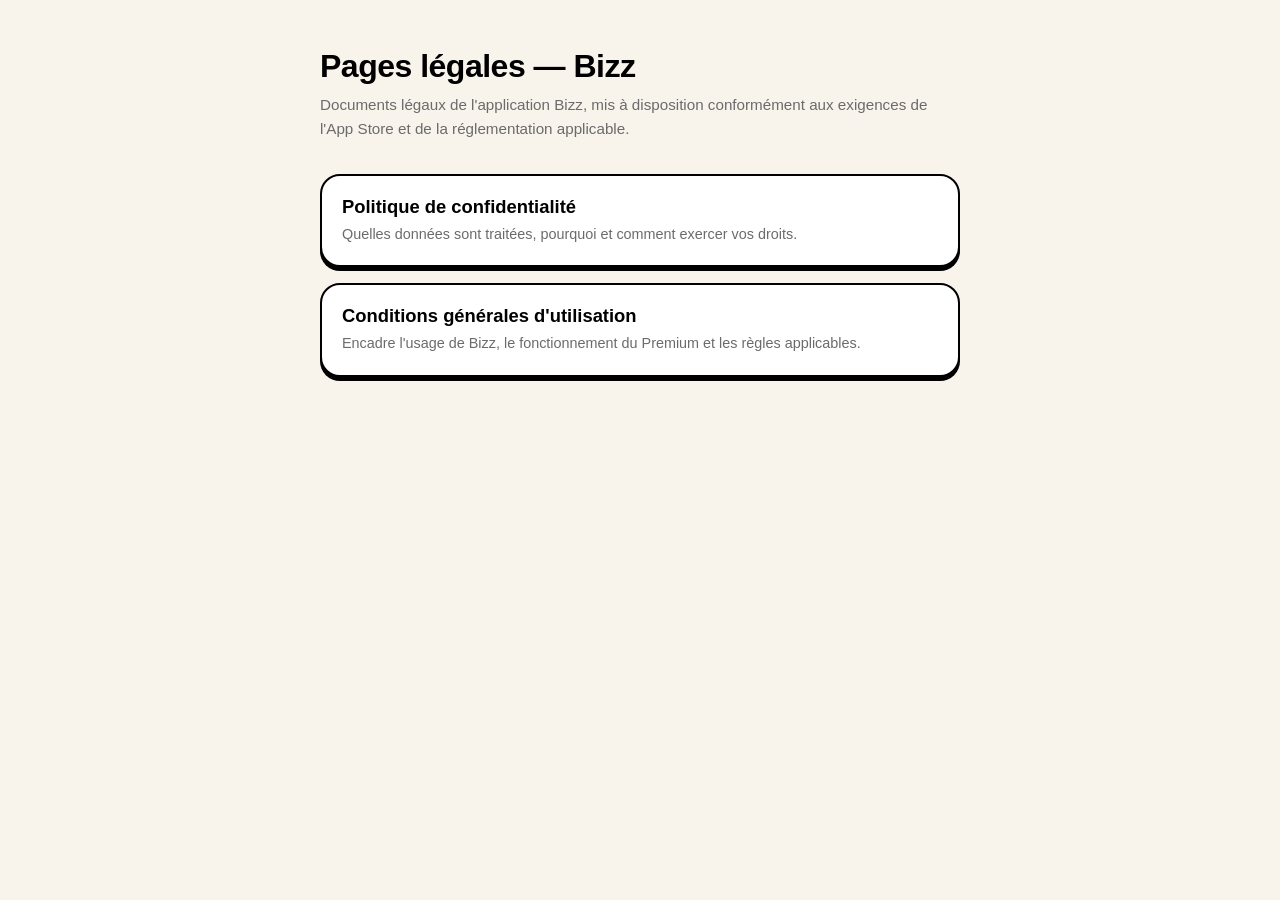
<file: legal/index.html>
<!DOCTYPE html>
<html lang="fr">
<head>
  <meta charset="UTF-8" />
  <meta name="viewport" content="width=device-width, initial-scale=1.0" />
  <title>Pages légales — Bizz</title>
  <style>
    *, *::before, *::after { box-sizing: border-box; margin: 0; padding: 0; }

    body {
      font-family: -apple-system, BlinkMacSystemFont, 'Segoe UI', sans-serif;
      background: #F8F3EB;
      color: #000;
      min-height: 100vh;
      padding: 48px 16px 80px;
    }

    .container {
      max-width: 640px;
      margin: 0 auto;
    }

    h1 {
      font-size: 2rem;
      font-weight: 900;
      letter-spacing: -0.5px;
      margin-bottom: 8px;
    }

    .subtitle {
      font-size: 0.95rem;
      color: #6B6B6B;
      line-height: 1.6;
      margin-bottom: 32px;
    }

    .cards {
      display: flex;
      flex-direction: column;
      gap: 16px;
    }

    a.card {
      display: block;
      background: #fff;
      border: 2px solid #000;
      border-radius: 20px;
      padding: 20px;
      text-decoration: none;
      color: inherit;
      box-shadow: 0 4px 0 #000;
      transition: transform 0.1s, box-shadow 0.1s;
    }

    a.card:hover {
      transform: translateY(2px);
      box-shadow: 0 2px 0 #000;
    }

    a.card:active {
      transform: translateY(4px);
      box-shadow: 0 0 0 #000;
    }

    .card-title {
      font-size: 1.15rem;
      font-weight: 800;
      margin-bottom: 6px;
    }

    .card-body {
      font-size: 0.9rem;
      color: #6B6B6B;
      line-height: 1.5;
    }
  </style>
</head>
<body>
  <div class="container">
    <h1>Pages légales — Bizz</h1>
    <p class="subtitle">Documents légaux de l'application Bizz, mis à disposition conformément aux exigences de l'App Store et de la réglementation applicable.</p>

    <div class="cards">
      <a class="card" href="privacy.html">
        <div class="card-title">Politique de confidentialité</div>
        <div class="card-body">Quelles données sont traitées, pourquoi et comment exercer vos droits.</div>
      </a>
      <a class="card" href="terms.html">
        <div class="card-title">Conditions générales d'utilisation</div>
        <div class="card-body">Encadre l'usage de Bizz, le fonctionnement du Premium et les règles applicables.</div>
      </a>
    </div>
  </div>
</body>
</html>
</file>
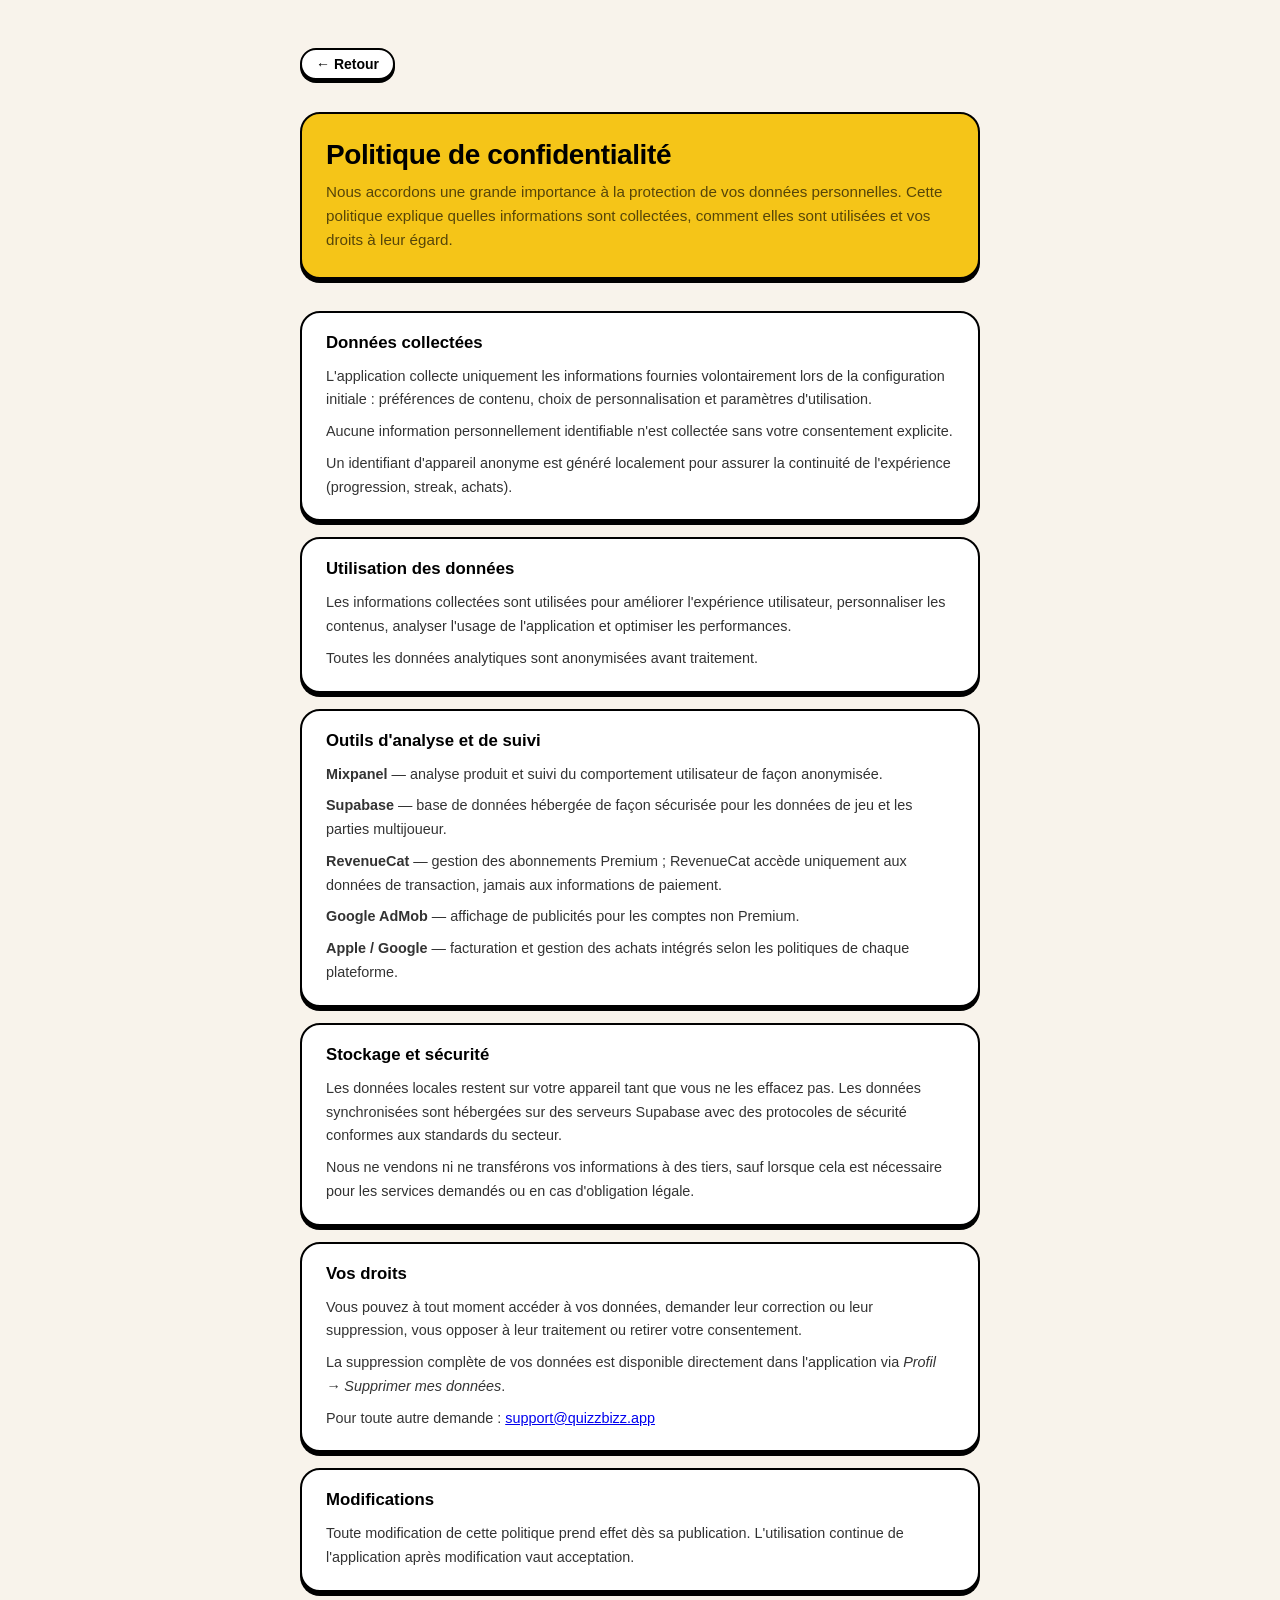
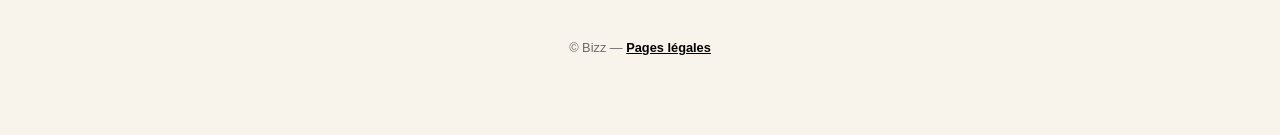
<file: legal/privacy.html>
<!DOCTYPE html>
<html lang="fr">
<head>
  <meta charset="UTF-8" />
  <meta name="viewport" content="width=device-width, initial-scale=1.0" />
  <title>Politique de confidentialité — Bizz</title>
  <link rel="stylesheet" href="_base.css" />
</head>
<body>
  <div class="container">
    <a class="back" href="index.html">← Retour</a>

    <div class="page-header">
      <h1>Politique de confidentialité</h1>
      <p class="intro">Nous accordons une grande importance à la protection de vos données personnelles. Cette politique explique quelles informations sont collectées, comment elles sont utilisées et vos droits à leur égard.</p>
    </div>

    <div class="sections">

      <div class="section">
        <h2>Données collectées</h2>
        <p>L'application collecte uniquement les informations fournies volontairement lors de la configuration initiale : préférences de contenu, choix de personnalisation et paramètres d'utilisation.</p>
        <p>Aucune information personnellement identifiable n'est collectée sans votre consentement explicite.</p>
        <p>Un identifiant d'appareil anonyme est généré localement pour assurer la continuité de l'expérience (progression, streak, achats).</p>
      </div>

      <div class="section">
        <h2>Utilisation des données</h2>
        <p>Les informations collectées sont utilisées pour améliorer l'expérience utilisateur, personnaliser les contenus, analyser l'usage de l'application et optimiser les performances.</p>
        <p>Toutes les données analytiques sont anonymisées avant traitement.</p>
      </div>

      <div class="section">
        <h2>Outils d'analyse et de suivi</h2>
        <p><strong>Mixpanel</strong> — analyse produit et suivi du comportement utilisateur de façon anonymisée.</p>
        <p><strong>Supabase</strong> — base de données hébergée de façon sécurisée pour les données de jeu et les parties multijoueur.</p>
        <p><strong>RevenueCat</strong> — gestion des abonnements Premium ; RevenueCat accède uniquement aux données de transaction, jamais aux informations de paiement.</p>
        <p><strong>Google AdMob</strong> — affichage de publicités pour les comptes non Premium.</p>
        <p><strong>Apple / Google</strong> — facturation et gestion des achats intégrés selon les politiques de chaque plateforme.</p>
      </div>

      <div class="section">
        <h2>Stockage et sécurité</h2>
        <p>Les données locales restent sur votre appareil tant que vous ne les effacez pas. Les données synchronisées sont hébergées sur des serveurs Supabase avec des protocoles de sécurité conformes aux standards du secteur.</p>
        <p>Nous ne vendons ni ne transférons vos informations à des tiers, sauf lorsque cela est nécessaire pour les services demandés ou en cas d'obligation légale.</p>
      </div>

      <div class="section">
        <h2>Vos droits</h2>
        <p>Vous pouvez à tout moment accéder à vos données, demander leur correction ou leur suppression, vous opposer à leur traitement ou retirer votre consentement.</p>
        <p>La suppression complète de vos données est disponible directement dans l'application via <em>Profil → Supprimer mes données</em>.</p>
        <p>Pour toute autre demande : <a href="mailto:support@quizzbizz.app">support@quizzbizz.app</a></p>
      </div>

      <div class="section">
        <h2>Modifications</h2>
        <p>Toute modification de cette politique prend effet dès sa publication. L'utilisation continue de l'application après modification vaut acceptation.</p>
      </div>

    </div>

    <footer>
      <p>&copy; Bizz — <a href="index.html">Pages légales</a></p>
    </footer>
  </div>
</body>
</html>
</file>
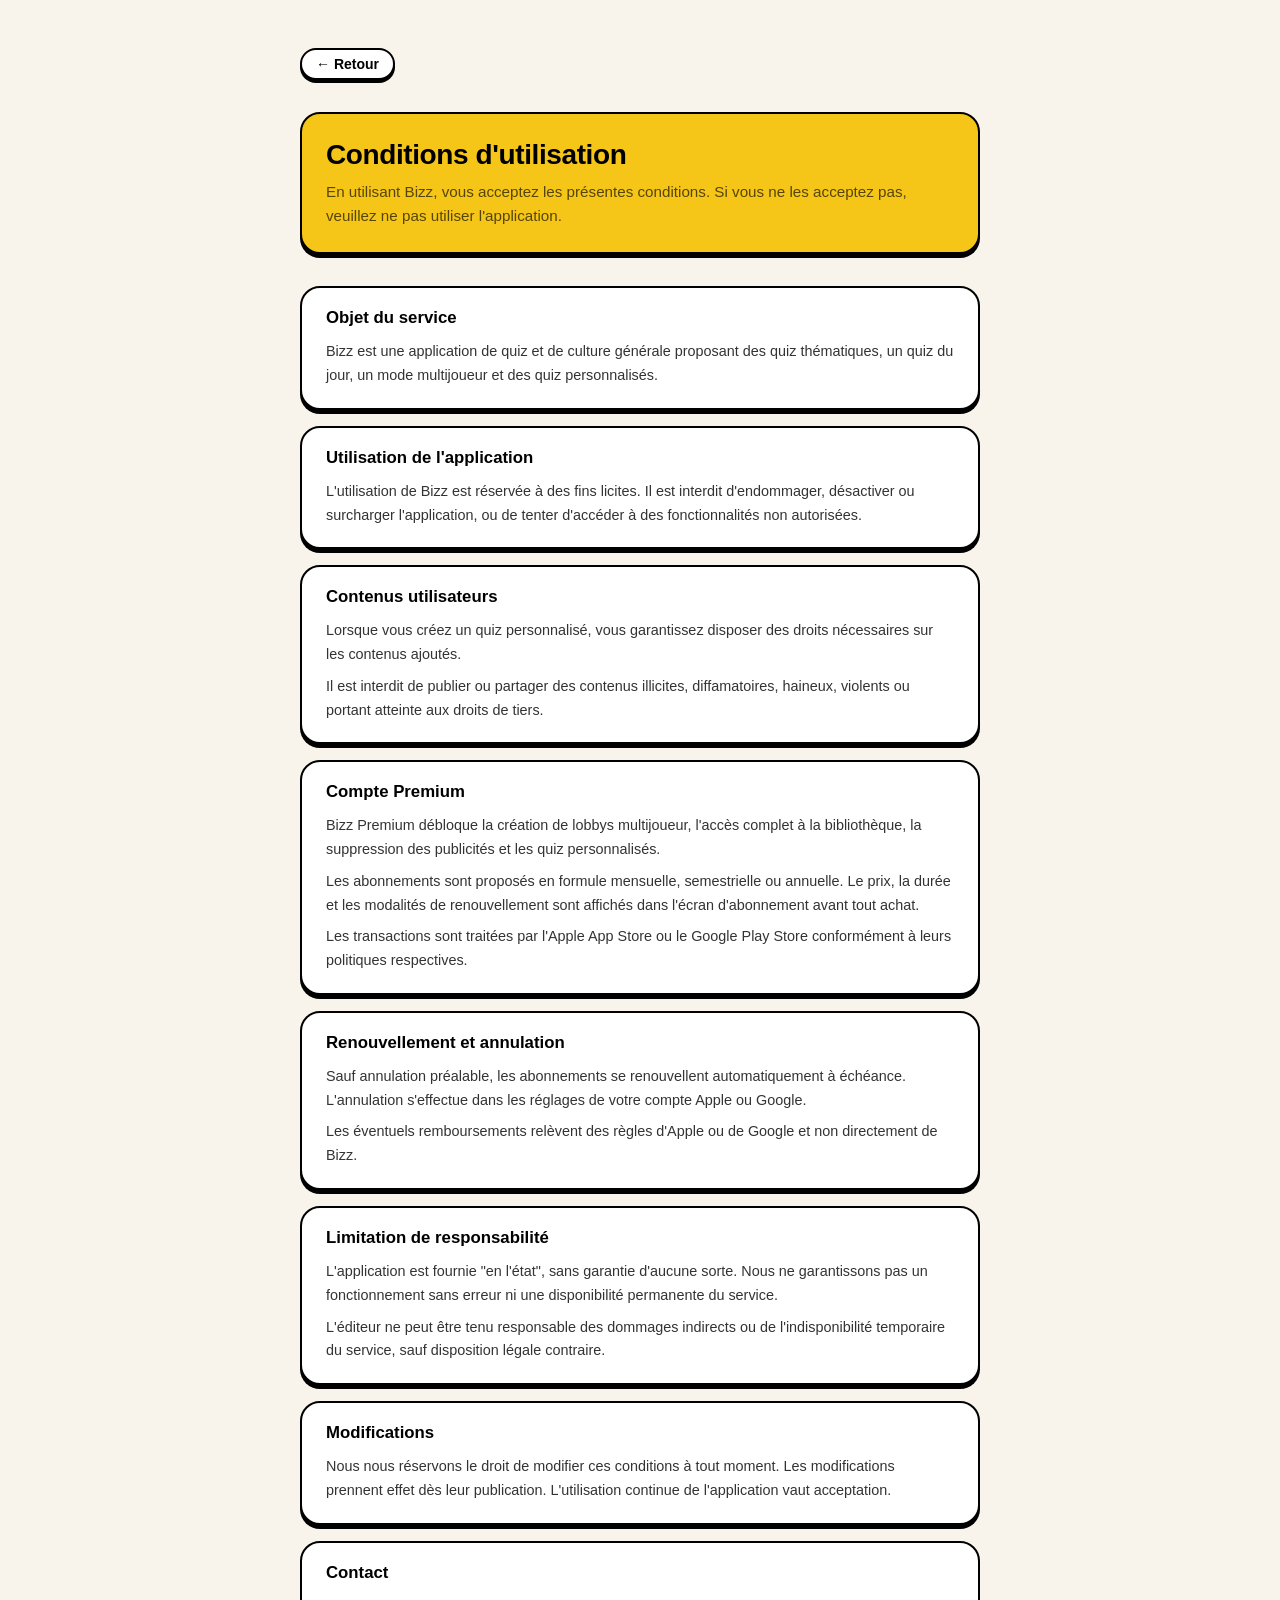
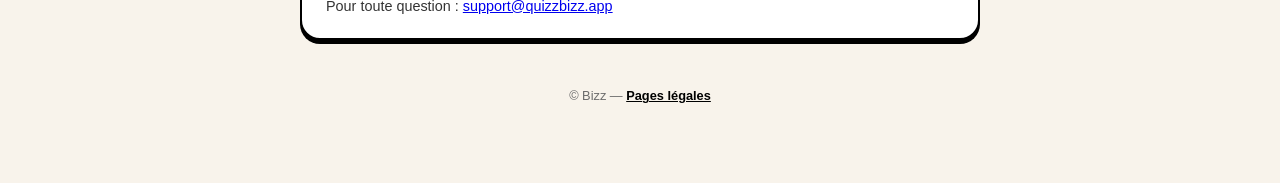
<file: legal/terms.html>
<!DOCTYPE html>
<html lang="fr">
<head>
  <meta charset="UTF-8" />
  <meta name="viewport" content="width=device-width, initial-scale=1.0" />
  <title>Conditions d'utilisation — Bizz</title>
  <link rel="stylesheet" href="_base.css" />
</head>
<body>
  <div class="container">
    <a class="back" href="index.html">← Retour</a>

    <div class="page-header">
      <h1>Conditions d'utilisation</h1>
      <p class="intro">En utilisant Bizz, vous acceptez les présentes conditions. Si vous ne les acceptez pas, veuillez ne pas utiliser l'application.</p>
    </div>

    <div class="sections">

      <div class="section">
        <h2>Objet du service</h2>
        <p>Bizz est une application de quiz et de culture générale proposant des quiz thématiques, un quiz du jour, un mode multijoueur et des quiz personnalisés.</p>
      </div>

      <div class="section">
        <h2>Utilisation de l'application</h2>
        <p>L'utilisation de Bizz est réservée à des fins licites. Il est interdit d'endommager, désactiver ou surcharger l'application, ou de tenter d'accéder à des fonctionnalités non autorisées.</p>
      </div>

      <div class="section">
        <h2>Contenus utilisateurs</h2>
        <p>Lorsque vous créez un quiz personnalisé, vous garantissez disposer des droits nécessaires sur les contenus ajoutés.</p>
        <p>Il est interdit de publier ou partager des contenus illicites, diffamatoires, haineux, violents ou portant atteinte aux droits de tiers.</p>
      </div>

      <div class="section">
        <h2>Compte Premium</h2>
        <p>Bizz Premium débloque la création de lobbys multijoueur, l'accès complet à la bibliothèque, la suppression des publicités et les quiz personnalisés.</p>
        <p>Les abonnements sont proposés en formule mensuelle, semestrielle ou annuelle. Le prix, la durée et les modalités de renouvellement sont affichés dans l'écran d'abonnement avant tout achat.</p>
        <p>Les transactions sont traitées par l'Apple App Store ou le Google Play Store conformément à leurs politiques respectives.</p>
      </div>

      <div class="section">
        <h2>Renouvellement et annulation</h2>
        <p>Sauf annulation préalable, les abonnements se renouvellent automatiquement à échéance. L'annulation s'effectue dans les réglages de votre compte Apple ou Google.</p>
        <p>Les éventuels remboursements relèvent des règles d'Apple ou de Google et non directement de Bizz.</p>
      </div>

      <div class="section">
        <h2>Limitation de responsabilité</h2>
        <p>L'application est fournie "en l'état", sans garantie d'aucune sorte. Nous ne garantissons pas un fonctionnement sans erreur ni une disponibilité permanente du service.</p>
        <p>L'éditeur ne peut être tenu responsable des dommages indirects ou de l'indisponibilité temporaire du service, sauf disposition légale contraire.</p>
      </div>

      <div class="section">
        <h2>Modifications</h2>
        <p>Nous nous réservons le droit de modifier ces conditions à tout moment. Les modifications prennent effet dès leur publication. L'utilisation continue de l'application vaut acceptation.</p>
      </div>

      <div class="section">
        <h2>Contact</h2>
        <p>Pour toute question : <a href="mailto:support@quizzbizz.app">support@quizzbizz.app</a></p>
      </div>

    </div>

    <footer>
      <p>&copy; Bizz — <a href="index.html">Pages légales</a></p>
    </footer>
  </div>
</body>
</html>
</file>
<file: legal/_base.css>
/* Shared styles — Bizz legal pages */
*, *::before, *::after { box-sizing: border-box; margin: 0; padding: 0; }

body {
  font-family: -apple-system, BlinkMacSystemFont, 'Segoe UI', sans-serif;
  background: #F8F3EB;
  color: #000;
  min-height: 100vh;
  padding: 48px 16px 80px;
}

.container {
  max-width: 680px;
  margin: 0 auto;
}

/* ── Header ── */
.back {
  display: inline-flex;
  align-items: center;
  gap: 6px;
  font-size: 0.875rem;
  font-weight: 700;
  color: #000;
  text-decoration: none;
  background: #fff;
  border: 2px solid #000;
  border-radius: 999px;
  padding: 6px 14px;
  box-shadow: 0 3px 0 #000;
  margin-bottom: 32px;
  transition: transform 0.1s, box-shadow 0.1s;
}
.back:hover  { transform: translateY(1px); box-shadow: 0 2px 0 #000; }
.back:active { transform: translateY(3px); box-shadow: 0 0 0 #000; }

.page-header {
  background: #F5C518;
  border: 2px solid #000;
  border-radius: 20px;
  padding: 24px;
  box-shadow: 0 4px 0 #000;
  margin-bottom: 32px;
}

.page-header h1 {
  font-size: 1.75rem;
  font-weight: 900;
  letter-spacing: -0.4px;
  line-height: 1.2;
  margin-bottom: 8px;
}

.page-header .intro {
  font-size: 0.95rem;
  line-height: 1.6;
  color: rgba(0,0,0,0.65);
}

/* ── Sections ── */
.sections {
  display: flex;
  flex-direction: column;
  gap: 16px;
}

.section {
  background: #fff;
  border: 2px solid #000;
  border-radius: 20px;
  padding: 20px 24px;
  box-shadow: 0 4px 0 #000;
}

.section h2 {
  font-size: 1.05rem;
  font-weight: 800;
  margin-bottom: 12px;
}

.section p {
  font-size: 0.9rem;
  line-height: 1.65;
  color: #333;
}

.section p + p {
  margin-top: 8px;
}

/* ── Footer ── */
footer {
  margin-top: 48px;
  text-align: center;
  font-size: 0.8rem;
  color: #6B6B6B;
}

footer a {
  color: #000;
  font-weight: 700;
}
</file>
